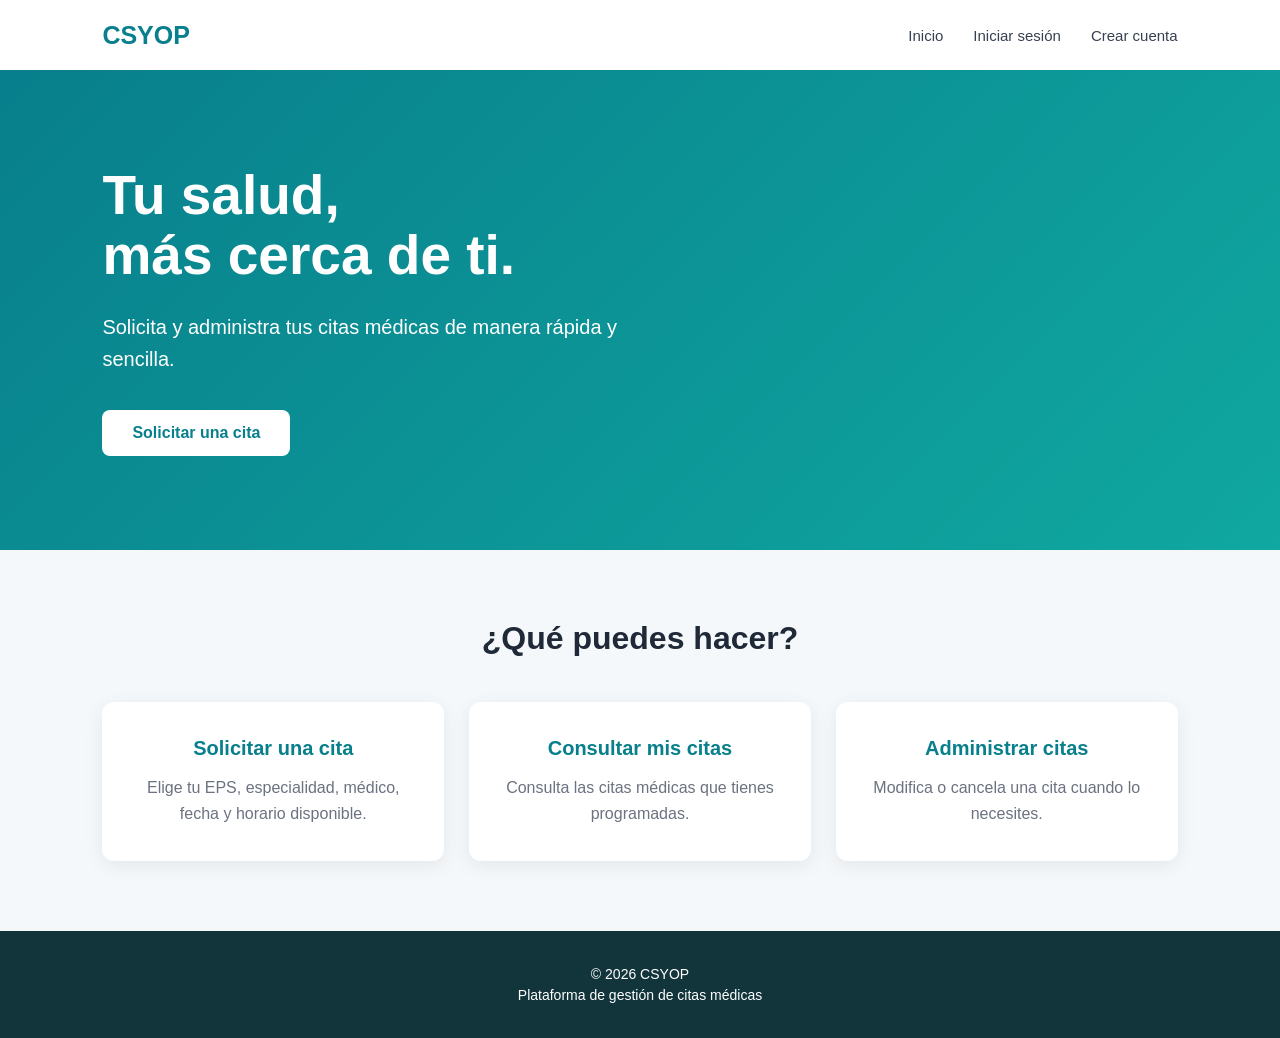
<file: src/main/resources/static/index.html>
<!DOCTYPE html>
<html lang="es">
<head>
    <meta charset="UTF-8">
    <meta name="viewport" content="width=device-width, initial-scale=1.0">

    <title>CSYOP</title>

    <link rel="stylesheet" href="css/style.css">
</head>

<body>

    <header>
        <div class="logo">
            CSYOP
        </div>

        <nav id="menuPrincipal">
    <a href="index.html">Inicio</a>
    <a href="solicitar-cita.html">Solicitar cita</a>
    <a href="mis-citas.html">Mis citas</a>
    <a href="login.html">Iniciar sesión</a>
    <a href="registro.html">Crear cuenta</a>
    <a href="#" id="cerrarSesion">Cerrar sesión</a>
</nav>
    </header>


    <main>

        <section class="hero">

            <div class="hero-content">

                <h1>
                    Tu salud,<br>
                    más cerca de ti.
                </h1>

                <p>
                    Solicita y administra tus citas médicas
                    de manera rápida y sencilla.
                </p>

                <a href="solicitar-cita.html" class="btn-solicitar">
    Solicitar una cita
</a>

            </div>

        </section>


        <section class="services">

            <h2>¿Qué puedes hacer?</h2>

            <div class="cards">

                <div class="card">
                    <h3>Solicitar una cita</h3>
                    <p>
                        Elige tu EPS, especialidad,
                        médico, fecha y horario disponible.
                    </p>
                </div>

                <div class="card">
                    <h3>Consultar mis citas</h3>
                    <p>
                        Consulta las citas médicas
                        que tienes programadas.
                    </p>
                </div>

                <div class="card">
                    <h3>Administrar citas</h3>
                    <p>
                        Modifica o cancela una cita
                        cuando lo necesites.
                    </p>
                </div>

            </div>

        </section>

    </main>


    <footer>

        <p>
            © 2026 CSYOP
        </p>

        <p>
            Plataforma de gestión de citas médicas
        </p>

    </footer>


    <script src="js/app.js"></script>

</body>
</html>
</file>
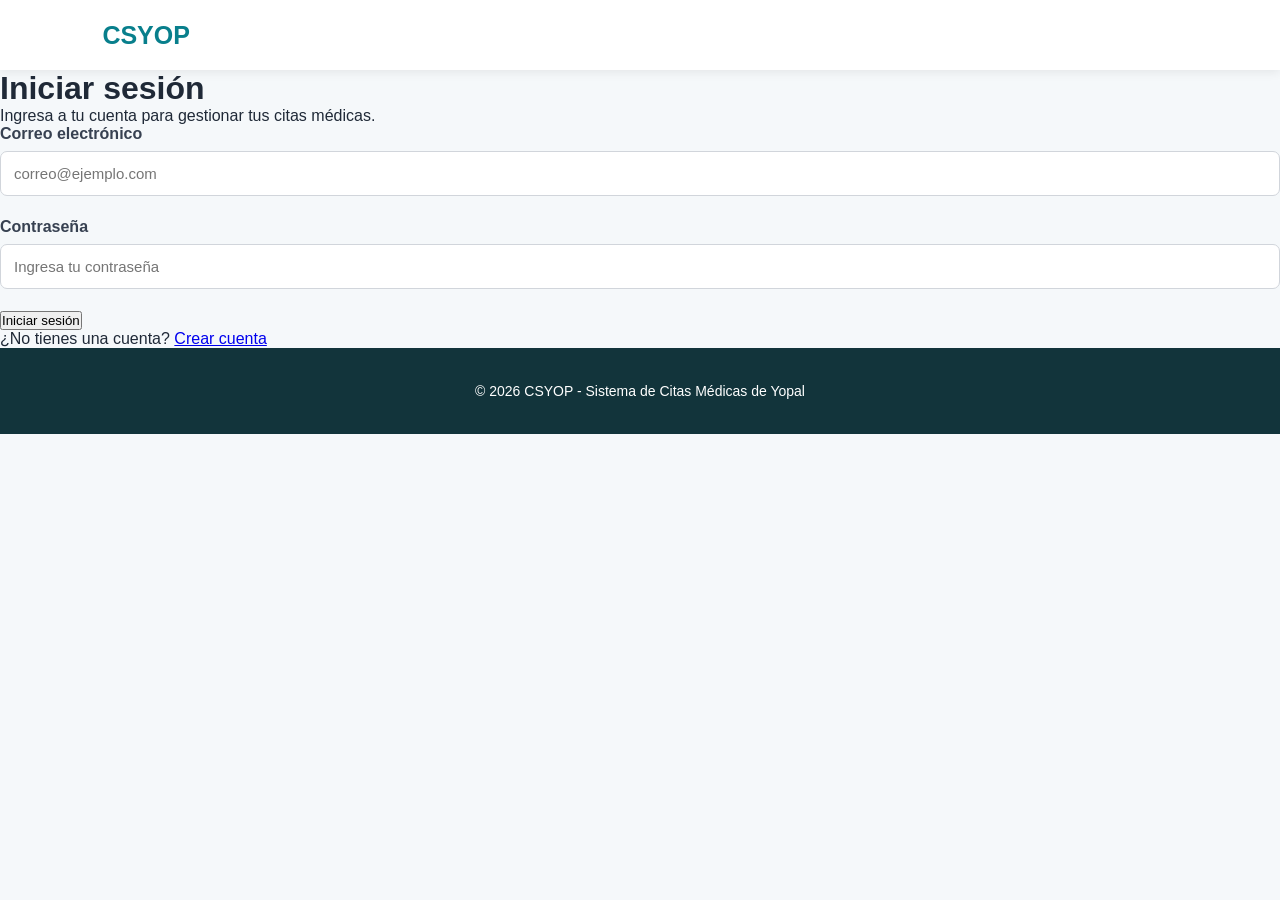
<file: src/main/resources/static/login.html>
<!DOCTYPE html>
<html lang="es">
<head>
    <meta charset="UTF-8">
    <meta name="viewport" content="width=device-width, initial-scale=1.0">
    <title>Iniciar sesión - CSYOP</title>

    <link rel="stylesheet" href="css/style.css">
</head>

<body>

<header class="header">
    <div class="logo">CSYOP</div>
</header>

<main class="auth-container">

    <div class="auth-card">

        <h1>Iniciar sesión</h1>

        <p class="auth-subtitle">
            Ingresa a tu cuenta para gestionar tus citas médicas.
        </p>

        <form id="loginForm">

            <div class="form-group">
                <label for="correo">Correo electrónico</label>
                <input
                    type="email"
                    id="correo"
                    name="correo"
                    placeholder="correo@ejemplo.com"
                    required
                >
            </div>

            <div class="form-group">
                <label for="password">Contraseña</label>
                <input
                    type="password"
                    id="password"
                    name="password"
                    placeholder="Ingresa tu contraseña"
                    required
                >
            </div>

            <button type="submit" class="btn-primary">
                Iniciar sesión
            </button>

        </form>

        <p id="mensajeLogin" class="login-message"></p>

        <p class="auth-register">
            ¿No tienes una cuenta?
            <a href="registro.html">Crear cuenta</a>
        </p>

    </div>

</main>

<footer class="footer">
    <p>© 2026 CSYOP - Sistema de Citas Médicas de Yopal</p>
</footer>

<script src="js/app.js"></script>

</body>
</html>
</file>
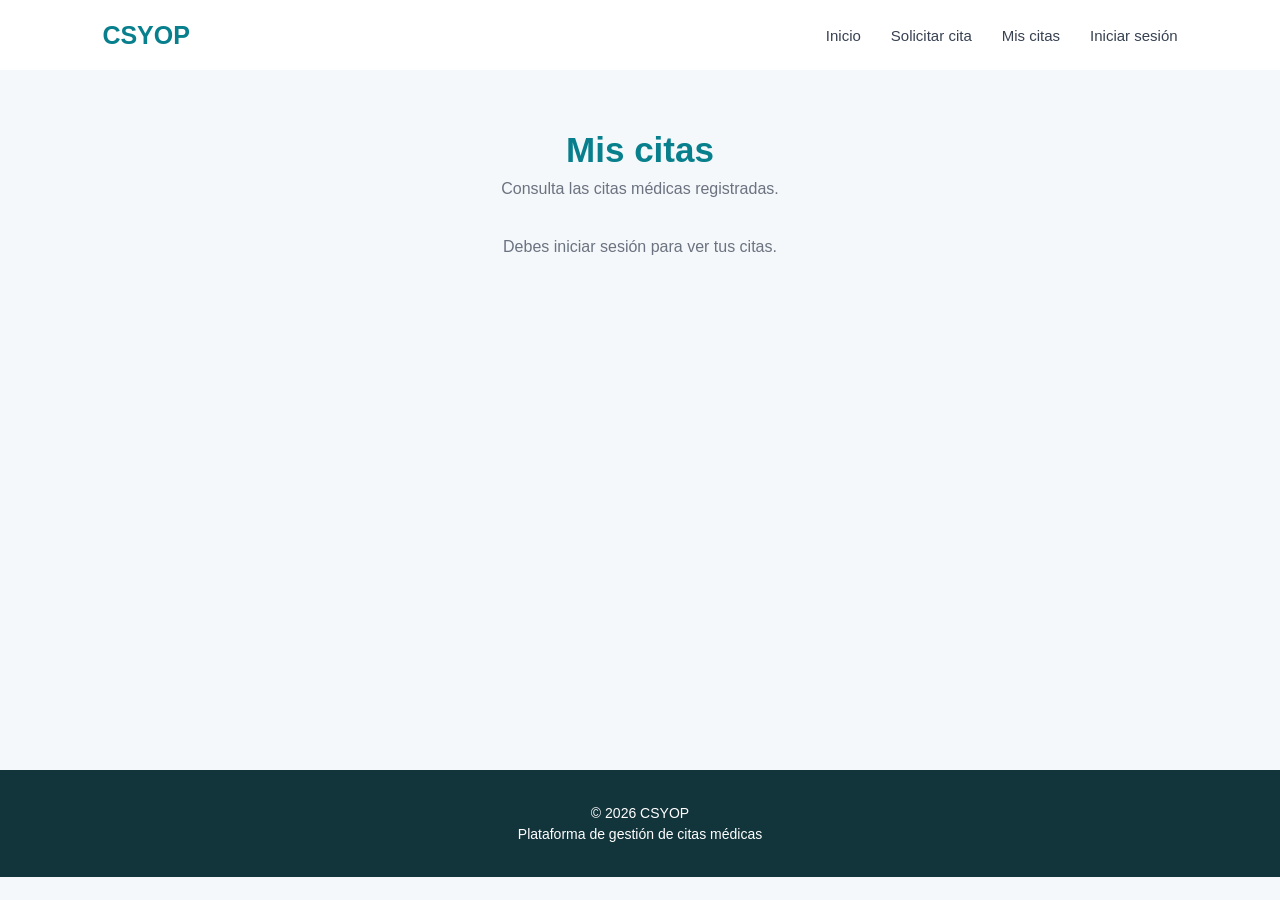
<file: src/main/resources/static/mis-citas.html>
<!DOCTYPE html>
<html lang="es">

<head>
    <meta charset="UTF-8">
    <meta name="viewport" content="width=device-width, initial-scale=1.0">

    <title>Mis citas | CSYOP</title>

    <link rel="stylesheet" href="css/style.css">
</head>

<body>

    <!-- ENCABEZADO -->

    <header>

        <div class="logo">
            CSYOP
        </div>

        <nav>
            <a href="index.html">Inicio</a>
            <a href="solicitar-cita.html">Solicitar cita</a>
            <a href="mis-citas.html">Mis citas</a>
            <a href="#">Iniciar sesión</a>
        </nav>

    </header>


    <!-- CONTENIDO -->

    <main>

        <section class="appointments-section">

            <div class="appointments-container">

                <h1>Mis citas</h1>

                <p class="appointments-subtitle">
                    Consulta las citas médicas registradas.
                </p>


                <!-- AQUÍ JAVASCRIPT CARGARÁ LAS CITAS -->

                <div id="listaCitas">

                    <p class="loading">
                        Cargando citas...
                    </p>

                </div>

                <div id="formularioEdicion" class="edit-form-container" style="display: none;">

    <h2>Modificar cita</h2>

    <form id="formEditarCita">

        <input type="hidden" id="editarCitaId">

        <div class="form-group">
            <label for="editarEps">EPS</label>
            <select id="editarEps" required>
                <option value="">Selecciona una EPS</option>
                <option value="Nueva EPS">Nueva EPS</option>
                <option value="Sanitas">Sanitas</option>
                <option value="SURA">SURA</option>
                <option value="Compensar">Compensar</option>
                <option value="Salud Total">Salud Total</option>
            </select>
        </div>

        <div class="form-group">
            <label for="editarEspecialidad">Especialidad</label>
            <input
                type="text"
                id="editarEspecialidad"
                required>
        </div>

        <div class="form-group">
            <label for="editarMedico">Médico</label>
            <input
                type="text"
                id="editarMedico"
                required>
        </div>

        <div class="form-group">
            <label for="editarFecha">Fecha</label>
            <input
                type="date"
                id="editarFecha"
                required>
        </div>

        <div class="form-group">
            <label for="editarHora">Hora</label>
            <input
                type="time"
                id="editarHora"
                required>
        </div>

        <div class="edit-form-actions">

            <button type="submit" class="btn-guardar">
                Guardar cambios
            </button>

            <button
                type="button"
                id="btnCancelarEdicion"
                class="btn-cancelar-edicion">
                Volver
            </button>

        </div>

        <p id="mensajeEdicion"></p>

    </form>

</div>


                <!-- MENSAJE CUANDO NO HAY CITAS -->

                <div
                    id="sinCitas"
                    class="no-appointments"
                >

                    <div class="empty-icon">
                        📅
                    </div>

                    <h2>
                        No tienes citas registradas
                    </h2>

                    <p>
                        Cuando solicites una cita,
                        aparecerá aquí.
                    </p>

                    <a
                        href="solicitar-cita.html"
                        class="primary-button"
                    >
                        Solicitar una cita
                    </a>

                </div>

            </div>

        </section>

    </main>


    <!-- PIE DE PÁGINA -->

    <footer>

        <p>
            © 2026 CSYOP
        </p>

        <p>
            Plataforma de gestión de citas médicas
        </p>

    </footer>


    <script src="js/app.js"></script>

</body>

</html>
</file>
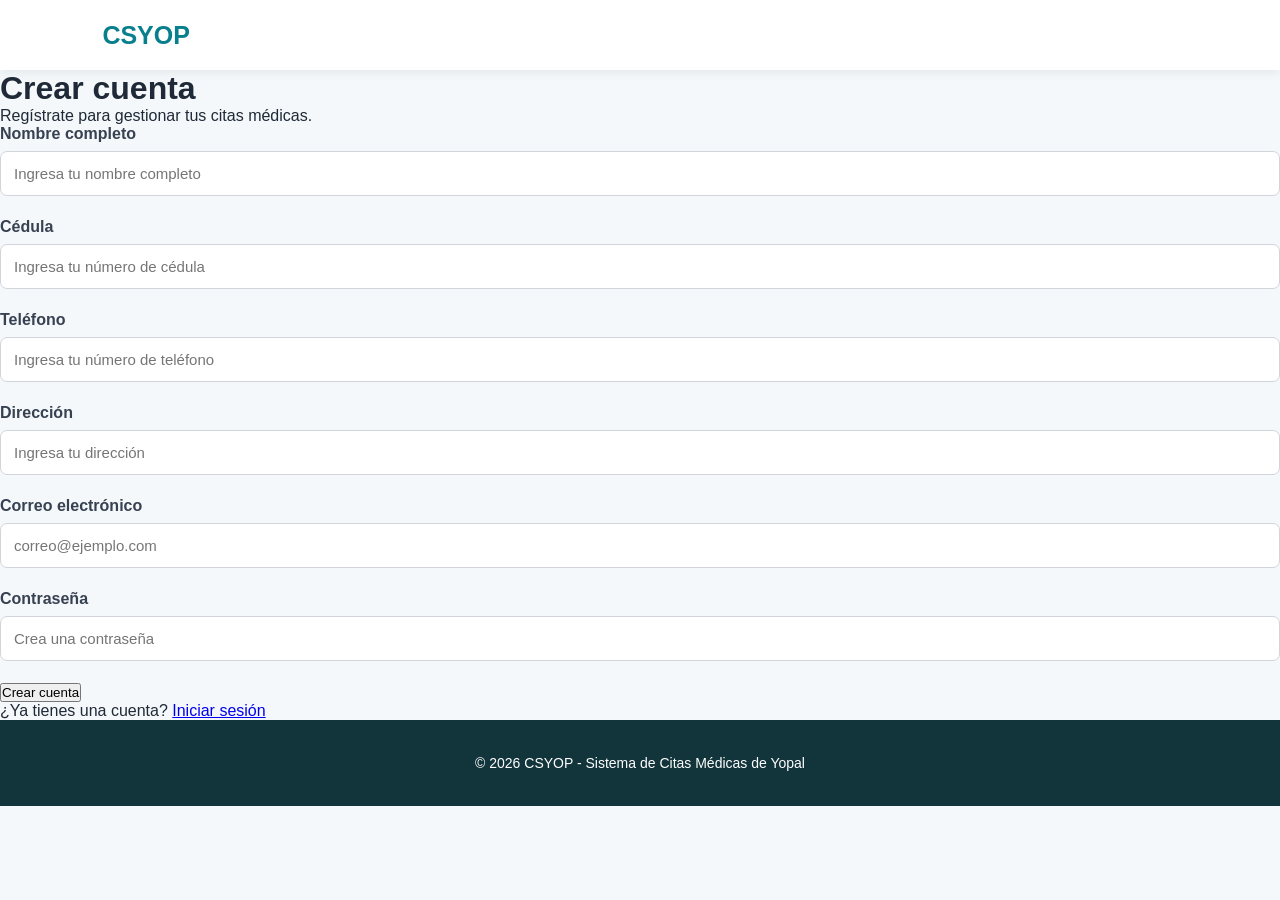
<file: src/main/resources/static/registro.html>
<!DOCTYPE html>
<html lang="es">

<head>
    <meta charset="UTF-8">
    <meta name="viewport" content="width=device-width, initial-scale=1.0">

    <title>Crear cuenta - CSYOP</title>

    <link rel="stylesheet" href="css/style.css">
</head>

<body>

<header class="header">
    <div class="logo">CSYOP</div>
</header>


<main class="auth-container">

    <div class="auth-card">

        <h1>Crear cuenta</h1>

        <p class="auth-subtitle">
            Regístrate para gestionar tus citas médicas.
        </p>


        <form id="registroForm">

            <div class="form-group">

                <label for="nombre">
                    Nombre completo
                </label>

                <input
                    type="text"
                    id="nombre"
                    name="nombre"
                    placeholder="Ingresa tu nombre completo"
                    required
                >

            </div>


            <div class="form-group">

                <label for="cedula">
                    Cédula
                </label>

                <input
                    type="text"
                    id="cedula"
                    name="cedula"
                    placeholder="Ingresa tu número de cédula"
                    required
                >

            </div>


            <div class="form-group">

                <label for="telefono">
                    Teléfono
                </label>

                <input
                    type="tel"
                    id="telefono"
                    name="telefono"
                    placeholder="Ingresa tu número de teléfono"
                    required
                >

            </div>


            <div class="form-group">

                <label for="direccion">
                    Dirección
                </label>

                <input
                    type="text"
                    id="direccion"
                    name="direccion"
                    placeholder="Ingresa tu dirección"
                    required
                >

            </div>


            <div class="form-group">

                <label for="correo">
                    Correo electrónico
                </label>

                <input
                    type="email"
                    id="correo"
                    name="correo"
                    placeholder="correo@ejemplo.com"
                    required
                >

            </div>


            <div class="form-group">

                <label for="password">
                    Contraseña
                </label>

                <input
                    type="password"
                    id="password"
                    name="password"
                    placeholder="Crea una contraseña"
                    required
                >

            </div>


            <button
                type="submit"
                class="btn-primary">
                Crear cuenta
            </button>

        </form>


        <p
            id="mensajeRegistro"
            class="login-message">
        </p>


        <p class="auth-register">

            ¿Ya tienes una cuenta?

            <a href="login.html">
                Iniciar sesión
            </a>

        </p>

    </div>

</main>


<footer class="footer">

    <p>
        © 2026 CSYOP - Sistema de Citas Médicas de Yopal
    </p>

</footer>


<script src="js/app.js"></script>

</body>

</html>
</file>
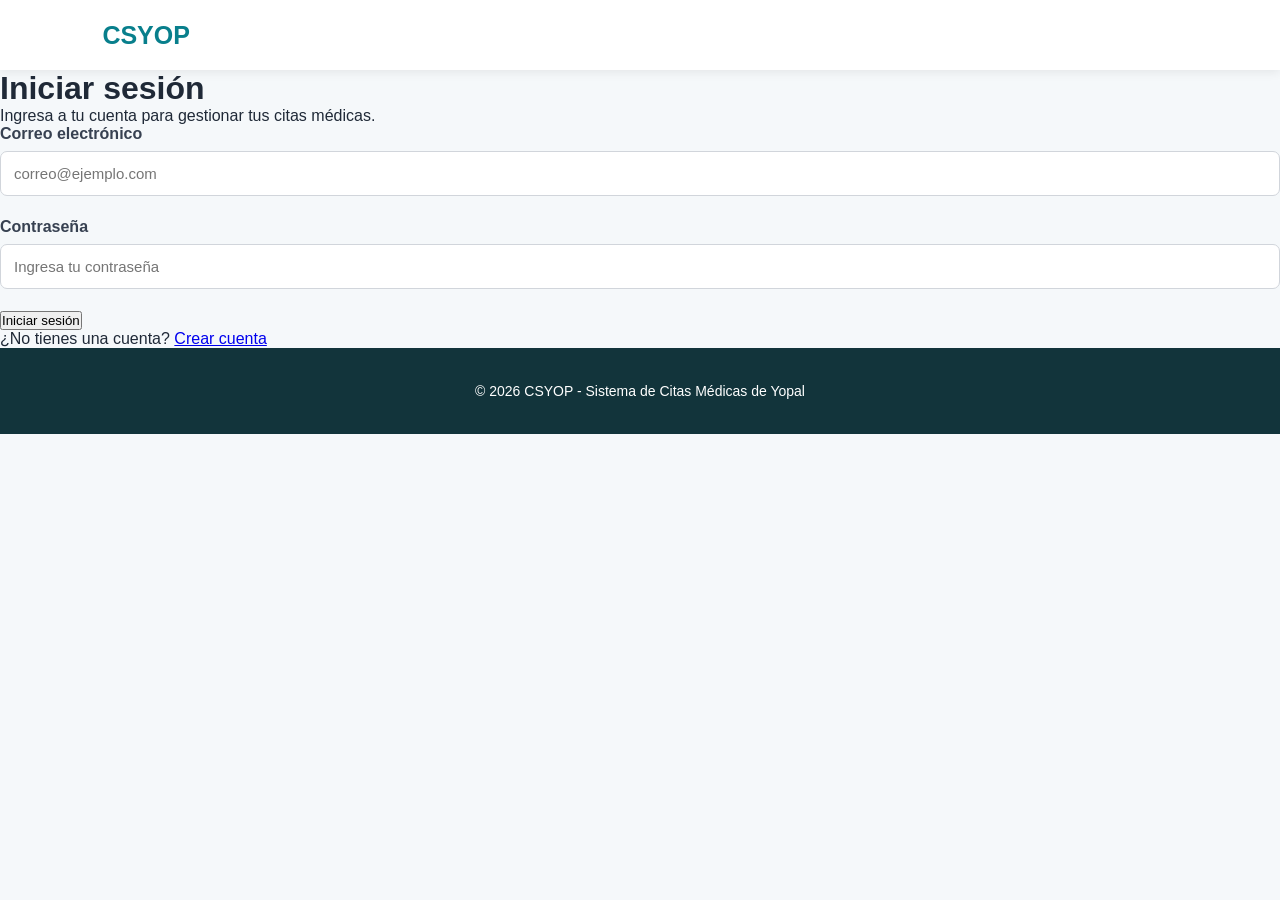
<file: src/main/resources/static/solicitar-cita.html>
<!DOCTYPE html>
<html lang="es">

<head>
    <meta charset="UTF-8">
    <meta name="viewport" content="width=device-width, initial-scale=1.0">

    <title>Solicitar cita | CSYOP</title>

    <link rel="stylesheet" href="css/style.css">
</head>

<body>

    <!-- =========================
        ENCABEZADO
    ========================== -->

    <header>

        <div class="logo">
            CSYOP
        </div>

        <nav>
            <a href="index.html">Inicio</a>
            <a href="solicitar-cita.html">Solicitar cita</a>
            <a href="#">Mis citas</a>
            <a href="#">Iniciar sesión</a>
        </nav>

    </header>


    <!-- =========================
        CONTENIDO PRINCIPAL
    ========================== -->

    <main>

        <section class="appointment-section">

            <div class="appointment-container">


                <!-- =========================
                    FORMULARIO
                ========================== -->

                <div id="formularioCita">

                    <h1>Solicitar una cita</h1>

                    <p class="subtitle">
                        Completa la información para solicitar tu cita médica.
                    </p>


                    <form id="citaForm">


                        <!-- PACIENTE -->

                        <div class="user-info">
    <p><strong>Paciente:</strong> <span id="nombreUsuario"></span></p>
    <p><strong>Cédula:</strong> <span id="cedulaUsuario"></span></p>
</div>


                        <!-- EPS -->

                        <div class="form-group">

                            <label for="eps">
                                EPS
                            </label>

                            <select
                                id="eps"
                                name="eps"
                                required
                            >

                                <option value="">
                                    Selecciona tu EPS
                                </option>

                                <option value="Nueva EPS">
                                    Nueva EPS
                                </option>

                                <option value="Sanitas">
                                    Sanitas
                                </option>

                                <option value="Capresoca">
                                    Capresoca
                                </option>

                                <option value="Sanidad militar">
                                    Sanidad militar
                                </option>

                                <option value="Compensar">
                                    Compensar
                                </option>

                            </select>

                        </div>


                        <!-- ESPECIALIDAD -->

                        <div class="form-group">

                            <label for="especialidad">
                                Especialidad
                            </label>

                            <select
                                id="especialidad"
                                name="especialidad"
                                required
                            >

                                <option value="">
                                    Selecciona una especialidad
                                </option>

                                <option value="Medicina General">
                                    Medicina General
                                </option>

                                <option value="Odontología">
                                    Odontología
                                </option>

                                <option value="Pediatría">
                                    Pediatría
                                </option>

                                <option value="Dermatología">
                                    Dermatología
                                </option>

                                <option value="Medicina Interna">
                                    Medicina Interna
                                </option>

                            </select>

                        </div>


                        <!-- MÉDICO -->

                        <div class="form-group">

                            <label for="medico">
                                Médico
                            </label>

                            <select
                                id="medico"
                                name="medico"
                                required
                            >

                                <option value="">
                                    Selecciona un médico
                                </option>

                                <option value="Carlos Rodríguez">
                                    Dr. Carlos Rodríguez
                                </option>

                                <option value="Laura Martínez">
                                    Dra. Laura Martínez
                                </option>

                                <option value="Andrés Gómez">
                                    Dr. Andrés Gómez
                                </option>

                            </select>

                        </div>


                        <!-- FECHA -->

                        <div class="form-group">

                            <label for="fecha">
                                Fecha
                            </label>

                            <input
                                type="date"
                                id="fecha"
                                name="fecha"
                                required
                            >

                        </div>


                        <!-- HORA -->

                        <div class="form-group">

                            <label for="hora">
                                Hora
                            </label>

                            <select
                                id="hora"
                                name="hora"
                                required
                            >

                                <option value="">
                                    Selecciona un horario
                                </option>

                                <option value="08:00:00">
                                    08:00 AM
                                </option>

                                <option value="09:00:00">
                                    09:00 AM
                                </option>

                                <option value="10:00:00">
                                    10:00 AM
                                </option>

                                <option value="11:00:00">
                                    11:00 AM
                                </option>

                                <option value="14:00:00">
                                    02:00 PM
                                </option>

                                <option value="15:00:00">
                                    03:00 PM
                                </option>

                                <option value="16:00:00">
                                    04:00 PM
                                </option>

                            </select>

                        </div>


                        <!-- ESTADO -->

                        <input
                            type="hidden"
                            id="estado"
                            value="PROGRAMADA"
                        >


                        <!-- BOTÓN -->

                        <button
                            type="submit"
                            class="appointment-button"
                        >
                            Solicitar cita
                        </button>

                    </form>

                </div>


                <!-- =========================
                    MENSAJE DE ÉXITO
                ========================== -->

                <div id="mensajeExito" class="success-message" style="display: none;">

                    <div class="success-icon">
                        ✓
                    </div>

                    <h1>
                        Cita agendada correctamente
                    </h1>

                    <p>
                        Tu cita médica ha sido registrada exitosamente.
                    </p>


                    <div class="appointment-summary">

                        <p>
                            <strong>Número de cita:</strong>
                            <span id="numeroCita"></span>
                        </p>

                        <p>
                            <strong>Paciente:</strong>
                            <span id="resumenPaciente"></span>
                        </p>

                        <p>
                            <strong>EPS:</strong>
                            <span id="resumenEps"></span>
                        </p>

                        <p>
                            <strong>Especialidad:</strong>
                            <span id="resumenEspecialidad"></span>
                        </p>

                        <p>
                            <strong>Médico:</strong>
                            <span id="resumenMedico"></span>
                        </p>

                        <p>
                            <strong>Fecha:</strong>
                            <span id="resumenFecha"></span>
                        </p>

                        <p>
                            <strong>Hora:</strong>
                            <span id="resumenHora"></span>
                        </p>

                        <p>
                            <strong>Estado:</strong>
                            <span id="resumenEstado"></span>
                        </p>

                    </div>


                    <div class="success-buttons">

                        <a
                            href="index.html"
                            class="secondary-button"
                        >
                            Volver al inicio
                        </a>

                        <a
                            href="mis-citas.html"
                            class="primary-button"
                        >
                            Ver mis citas
                        </a>

                    </div>

                </div>

            </div>

        </section>

    </main>


    <!-- =========================
        PIE DE PÁGINA
    ========================== -->

    <footer>

        <p>
            © 2026 CSYOP
        </p>

        <p>
            Plataforma de gestión de citas médicas
        </p>

    </footer>


    <script src="js/app.js"></script>

</body>

</html>
</file>
<file: src/main/resources/static/css/style.css>
* {
    margin: 0;
    padding: 0;
    box-sizing: border-box;
}

body {
    font-family: Arial, Helvetica, sans-serif;
    background: #f5f8fa;
    color: #1f2937;
}


/* =========================
HEADER
========================= */

header {
    height: 70px;
    background: white;
    display: flex;
    align-items: center;
    justify-content: space-between;
    padding: 0 8%;
    box-shadow: 0 2px 10px rgba(0, 0, 0, 0.08);
}

.logo {
    font-size: 25px;
    font-weight: bold;
    color: #087f8c;
}

nav {
    display: flex;
    gap: 30px;
}

nav a {
    text-decoration: none;
    color: #374151;
    font-size: 15px;
}

nav a:hover {
    color: #087f8c;
}


/* =========================
HERO
========================= */

.hero {
    min-height: 480px;
    background: linear-gradient(
        135deg,
        #087f8c,
        #10a8a0
    );

    display: flex;
    align-items: center;
    padding: 60px 8%;
}

.hero-content {
    max-width: 650px;
    color: white;
}

.hero h1 {
    font-size: 55px;
    line-height: 1.1;
    margin-bottom: 25px;
}

.hero p {
    font-size: 20px;
    line-height: 1.6;
    margin-bottom: 35px;
    max-width: 550px;
}

.btn-solicitar {
    display: inline-block;
    padding: 14px 30px;
    background: white !important;
    color: #087f8c !important;
    text-decoration: none;
    border-radius: 8px;
    font-size: 16px;
    font-weight: bold;
    cursor: pointer;
}

.hero button {
    background: white;
    color: #087f8c;
    border: none;
    padding: 15px 28px;
    border-radius: 8px;
    font-size: 16px;
    font-weight: bold;
    cursor: pointer;
}

.hero button:hover {
    background: #f0fdfd;
    transform: translateY(-2px);
}


/* =========================
SERVICES
========================= */

.services {
    padding: 70px 8%;
    text-align: center;
}

.services h2 {
    font-size: 32px;
    margin-bottom: 45px;
    color: #1f2937;
}

.cards {
    display: grid;
    grid-template-columns: repeat(3, 1fr);
    gap: 25px;
}

.card {
    background: white;
    padding: 35px 25px;
    border-radius: 12px;
    box-shadow: 0 5px 20px rgba(0, 0, 0, 0.07);
    transition: 0.3s;
}

.card:hover {
    transform: translateY(-5px);
}

.card h3 {
    color: #087f8c;
    margin-bottom: 15px;
    font-size: 20px;
}

.card p {
    color: #6b7280;
    line-height: 1.6;
}


/* =========================
FOOTER
========================= */

footer {
    background: #12343b;
    color: white;
    text-align: center;
    padding: 30px;
}

footer p {
    margin: 5px;
    font-size: 14px;
}


/* =========================
RESPONSIVE
========================= */

@media (max-width: 768px) {

    header {
        padding: 0 5%;
    }

    nav {
    display: flex;
    flex-direction: column;
    align-items: center;
    gap: 12px;
}

    .hero {
        padding: 50px 7%;
    }

    .hero h1 {
        font-size: 40px;
    }

    .hero p {
        font-size: 17px;
    }

    .cards {
        grid-template-columns: 1fr;
    }

}

/* =========================
SOLICITAR CITA
========================= */

.appointment-section {
    min-height: 700px;
    padding: 60px 20px;
    background: #f5f8fa;
}

.appointment-container {
    max-width: 700px;
    margin: auto;
    background: white;
    padding: 45px;
    border-radius: 15px;
    box-shadow: 0 5px 25px rgba(0, 0, 0, 0.08);
}

.appointment-container h1 {
    text-align: center;
    font-size: 35px;
    color: #087f8c;
    margin-bottom: 10px;
}

.subtitle {
    text-align: center;
    color: #6b7280;
    margin-bottom: 35px;
}

.form-group {
    margin-bottom: 22px;
}

.form-group label {
    display: block;
    margin-bottom: 8px;
    font-weight: bold;
    color: #374151;
}

.form-group input,
.form-group select {
    width: 100%;
    padding: 13px;
    border: 1px solid #d1d5db;
    border-radius: 7px;
    font-size: 15px;
    background: white;
}

.form-group input:focus,
.form-group select:focus {
    outline: none;
    border-color: #087f8c;
}

.appointment-button {
    width: 100%;
    padding: 15px;
    margin-top: 10px;
    border: none;
    border-radius: 8px;
    background: #087f8c;
    color: white;
    font-size: 16px;
    font-weight: bold;
    cursor: pointer;
}

.appointment-button:hover {
    background: #066b75;
}

/* =========================
MENSAJE DE ÉXITO
========================= */

.success-message {
    display: none;
    text-align: center;
}

.success-icon {
    width: 75px;
    height: 75px;

    margin: 0 auto 20px;

    display: flex;
    align-items: center;
    justify-content: center;

    border-radius: 50%;

    background: #087f8c;
    color: white;

    font-size: 40px;
    font-weight: bold;
}

.success-message h1 {
    color: #087f8c;
    font-size: 30px;

    margin-bottom: 12px;
}

.success-message > p {
    color: #6b7280;

    margin-bottom: 30px;
}


/* =========================
RESUMEN DE LA CITA
========================= */

.appointment-summary {

    text-align: left;

    background: #f5f8fa;

    padding: 25px;

    border-radius: 10px;

    margin-bottom: 30px;

    border-left: 4px solid #087f8c;
}

.appointment-summary p {

    margin-bottom: 12px;

    color: #374151;
}

.appointment-summary p:last-child {

    margin-bottom: 0;
}

.appointment-summary strong {

    color: #12343b;
}


/* =========================
BOTONES DE CONFIRMACIÓN
========================= */

.success-buttons {

    display: flex;

    gap: 15px;

    justify-content: center;
}

.primary-button,
.secondary-button {

    text-decoration: none;

    padding: 13px 22px;

    border-radius: 8px;

    font-weight: bold;
}


/* BOTÓN PRINCIPAL */

.primary-button {

    background: #087f8c;

    color: white;
}

.primary-button:hover {

    background: #066b75;
}


/* BOTÓN SECUNDARIO */

.secondary-button {

    background: #e5e7eb;

    color: #374151;
}

.secondary-button:hover {

    background: #d1d5db;
}


/* =========================
RESPONSIVE
========================= */

@media (max-width: 600px) {

    .appointment-container {

        padding: 30px 20px;
    }

    .success-buttons {

        flex-direction: column;
    }

    .primary-button,
    .secondary-button {

        width: 100%;

        text-align: center;
    }

}

/* =========================
MIS CITAS
========================= */

.appointments-section {
    min-height: 700px;
    padding: 60px 20px;
    background: #f5f8fa;
}

.appointments-container {
    max-width: 900px;
    margin: auto;
}

.appointments-container h1 {
    text-align: center;
    font-size: 35px;
    color: #087f8c;
    margin-bottom: 10px;
}

.appointments-subtitle {
    text-align: center;
    color: #6b7280;
    margin-bottom: 40px;
}


/* TARJETA DE CITA */

.appointment-card {
    background: white;
    border-radius: 12px;
    padding: 25px;
    margin-bottom: 20px;

    box-shadow: 0 5px 20px rgba(0, 0, 0, 0.07);

    border-left: 5px solid #087f8c;
}

.appointment-card h3 {
    color: #087f8c;
    margin-bottom: 18px;
}

.appointment-info {
    display: grid;
    grid-template-columns: repeat(2, 1fr);
    gap: 12px;
}

.appointment-info p {
    color: #374151;
}

.appointment-info strong {
    color: #12343b;
}


/* ESTADO */

.appointment-status {
    display: inline-block;

    margin-top: 20px;

    padding: 7px 14px;

    border-radius: 20px;

    background: #e6f7f5;

    color: #087f8c;

    font-size: 14px;

    font-weight: bold;
}


/* SIN CITAS */

.no-appointments {
    display: none;

    text-align: center;

    background: white;

    padding: 50px 30px;

    border-radius: 12px;

    box-shadow: 0 5px 20px rgba(0, 0, 0, 0.07);
}

.empty-icon {
    font-size: 50px;
    margin-bottom: 20px;
}

.no-appointments h2 {
    color: #12343b;
    margin-bottom: 10px;
}

.no-appointments p {
    color: #6b7280;
    margin-bottom: 25px;
}


/* CARGANDO */

.loading {
    text-align: center;
    color: #6b7280;
}


/* RESPONSIVE */

@media (max-width: 600px) {

    .appointment-info {
        grid-template-columns: 1fr;
    }

}

/* =========================
   FORMULARIO DE EDICIÓN
   ========================= */

.edit-form-container {
    max-width: 700px;
    margin: 30px auto;
    padding: 30px;
    background: #ffffff;
    border-radius: 12px;
    box-shadow: 0 4px 15px rgba(0, 0, 0, 0.08);
}

.edit-form-container h2 {
    text-align: center;
    margin-bottom: 25px;
}

.edit-form-container .form-group {
    margin-bottom: 18px;
}

.edit-form-container label {
    display: block;
    margin-bottom: 7px;
    font-weight: 600;
}

.edit-form-container input,
.edit-form-container select {
    width: 100%;
    padding: 12px;
    border: 1px solid #ccc;
    border-radius: 8px;
    box-sizing: border-box;
    font-size: 15px;
}

.edit-form-actions {
    display: flex;
    gap: 12px;
    justify-content: center;
    margin-top: 25px;
}

.btn-guardar,
.btn-cancelar-edicion {
    border: none;
    padding: 12px 22px;
    border-radius: 8px;
    cursor: pointer;
    font-weight: 600;
}

.btn-guardar {
    background: #198754;
    color: white;
}

.btn-cancelar-edicion {
    background: #6c757d;
    color: white;
}

.btn-guardar:hover,
.btn-cancelar-edicion:hover {
    opacity: 0.9;
}

#mensajeEdicion {
    text-align: center;
    margin-top: 15px;
    font-weight: 600;
}

/* =========================
   BOTONES DE ACCIONES DE CITA
   ========================= */

.appointment-actions {
    display: flex;
    gap: 12px;
    margin-top: 20px;
    justify-content: center;
}

.btn-modificar,
.btn-cancelar {
    border: none;
    padding: 11px 20px;
    border-radius: 8px;
    cursor: pointer;
    font-size: 14px;
    font-weight: 600;
    transition: 0.2s ease;
}

.btn-modificar {
    background: #0d6efd;
    color: white;
}

.btn-cancelar {
    background: #dc3545;
    color: white;
}

.btn-modificar:hover,
.btn-cancelar:hover {
    transform: translateY(-1px);
    opacity: 0.9;
}

.btn-modificar:active,
.btn-cancelar:active {
    transform: translateY(0);
}

.btn-solicitar {
    display: inline-block;
    padding: 14px 30px;
    background: #087f8c;
    color: white;
    text-decoration: none;
    border-radius: 8px;
    font-size: 16px;
    font-weight: bold;
    cursor: pointer;
    transition: 0.3s;
}

.btn-solicitar:hover {
    background: #0a9aa8;
    transform: translateY(-2px);
}
</file>
